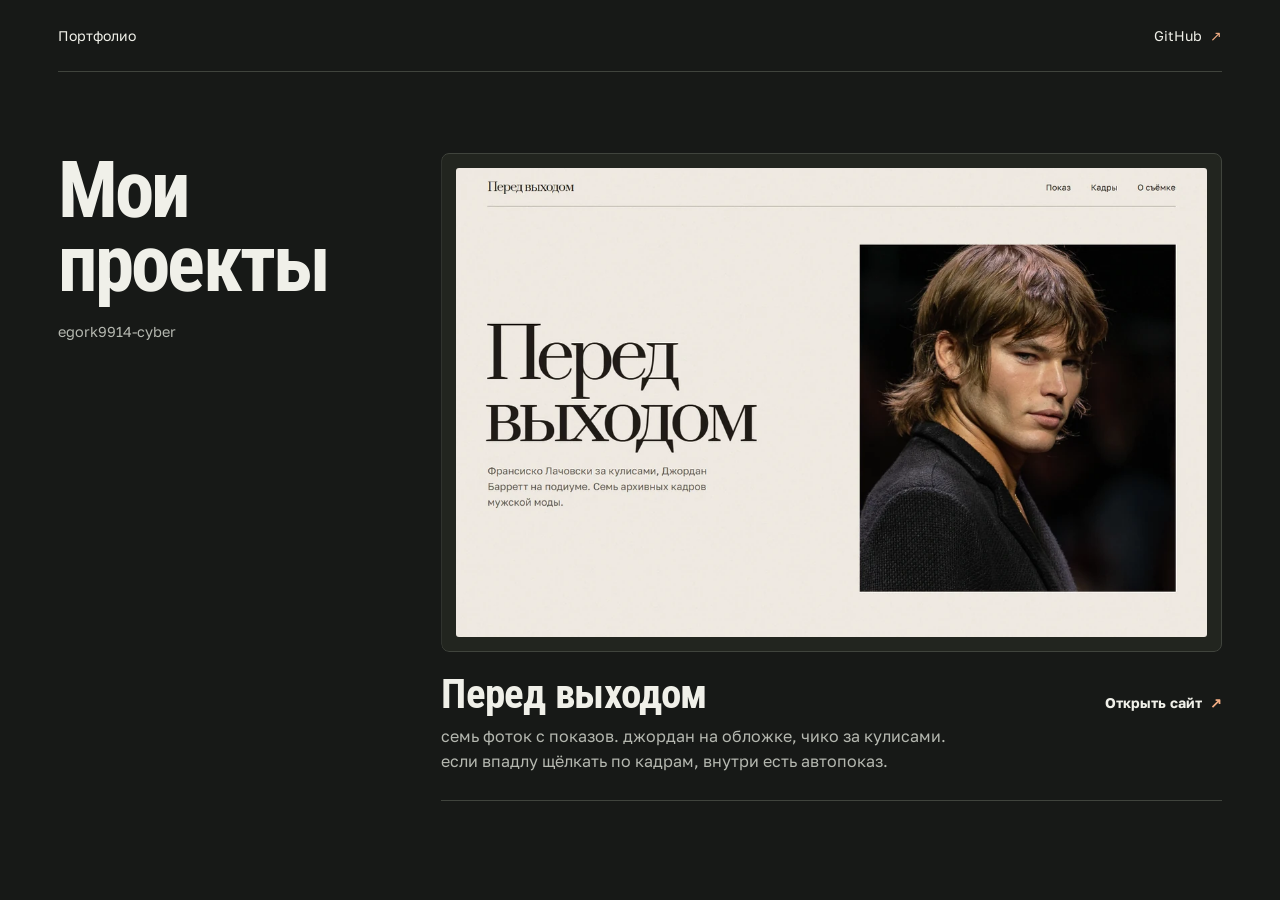
<file: docs/index.html>
<!doctype html>
<html lang="ru">
<head>
  <meta charset="utf-8">
  <meta name="viewport" content="width=device-width, initial-scale=1">
  <meta name="theme-color" content="#171917">
  <meta name="description" content="Веб-проекты egork9914-cyber.">
  <title>Портфолио — egork9914-cyber</title>
  <link rel="stylesheet" href="portfolio.css?v=2">
  <link rel="icon" href="assets/portfolio-mark.png" type="image/png">
  <link rel="license" href="pered-vyhodom/assets/photos/CREDITS.txt" title="Лицензии фотографий">
</head>
<body>
  <header class="shell masthead">
    <details class="easter-egg">
      <summary>Портфолио</summary>
      <figure>
        <a href="https://commons.wikimedia.org/wiki/File:Sam_Altman_CropEdit_James_Tamim.jpg" title="Фото Steve Jennings / Getty Images для TechCrunch · CC BY 2.0 · ч/б">
          <img src="assets/sam-altman.jpg" alt="Сэм Альтмен" width="500" height="500" loading="lazy" decoding="async">
        </a>
        <figcaption>сдавайте плашки.</figcaption>
      </figure>
    </details>
    <a class="profile" href="https://github.com/egork9914-cyber" aria-label="Профиль egork9914-cyber на GitHub">GitHub <span aria-hidden="true">↗</span></a>
  </header>
  <main class="shell portfolio" aria-labelledby="portfolio-title">
    <div class="portfolio-heading">
      <h1 id="portfolio-title"><span>Мои</span> <span>проекты</span></h1>
      <p class="owner">egork9914-cyber</p>
    </div>
    <div class="projects">
      <article>
        <a class="work" href="pered-vyhodom/" aria-labelledby="pered-vyhodom-title pered-vyhodom-action" aria-describedby="pered-vyhodom-description">
          <div class="work-preview">
            <img src="assets/pered-vyhodom-cover.webp" alt="" width="1120" height="700" fetchpriority="high">
          </div>
          <div class="work-copy">
            <h2 id="pered-vyhodom-title">Перед выходом</h2>
            <span class="work-action" id="pered-vyhodom-action">Открыть сайт <span aria-hidden="true">↗</span></span>
            <p class="work-description" id="pered-vyhodom-description">семь фоток с показов. джордан на обложке, чико за кулисами. если впадлу щёлкать по кадрам, внутри есть автопоказ.</p>
          </div>
        </a>
      </article>
    </div>
  </main>
</body>
</html>
</file>
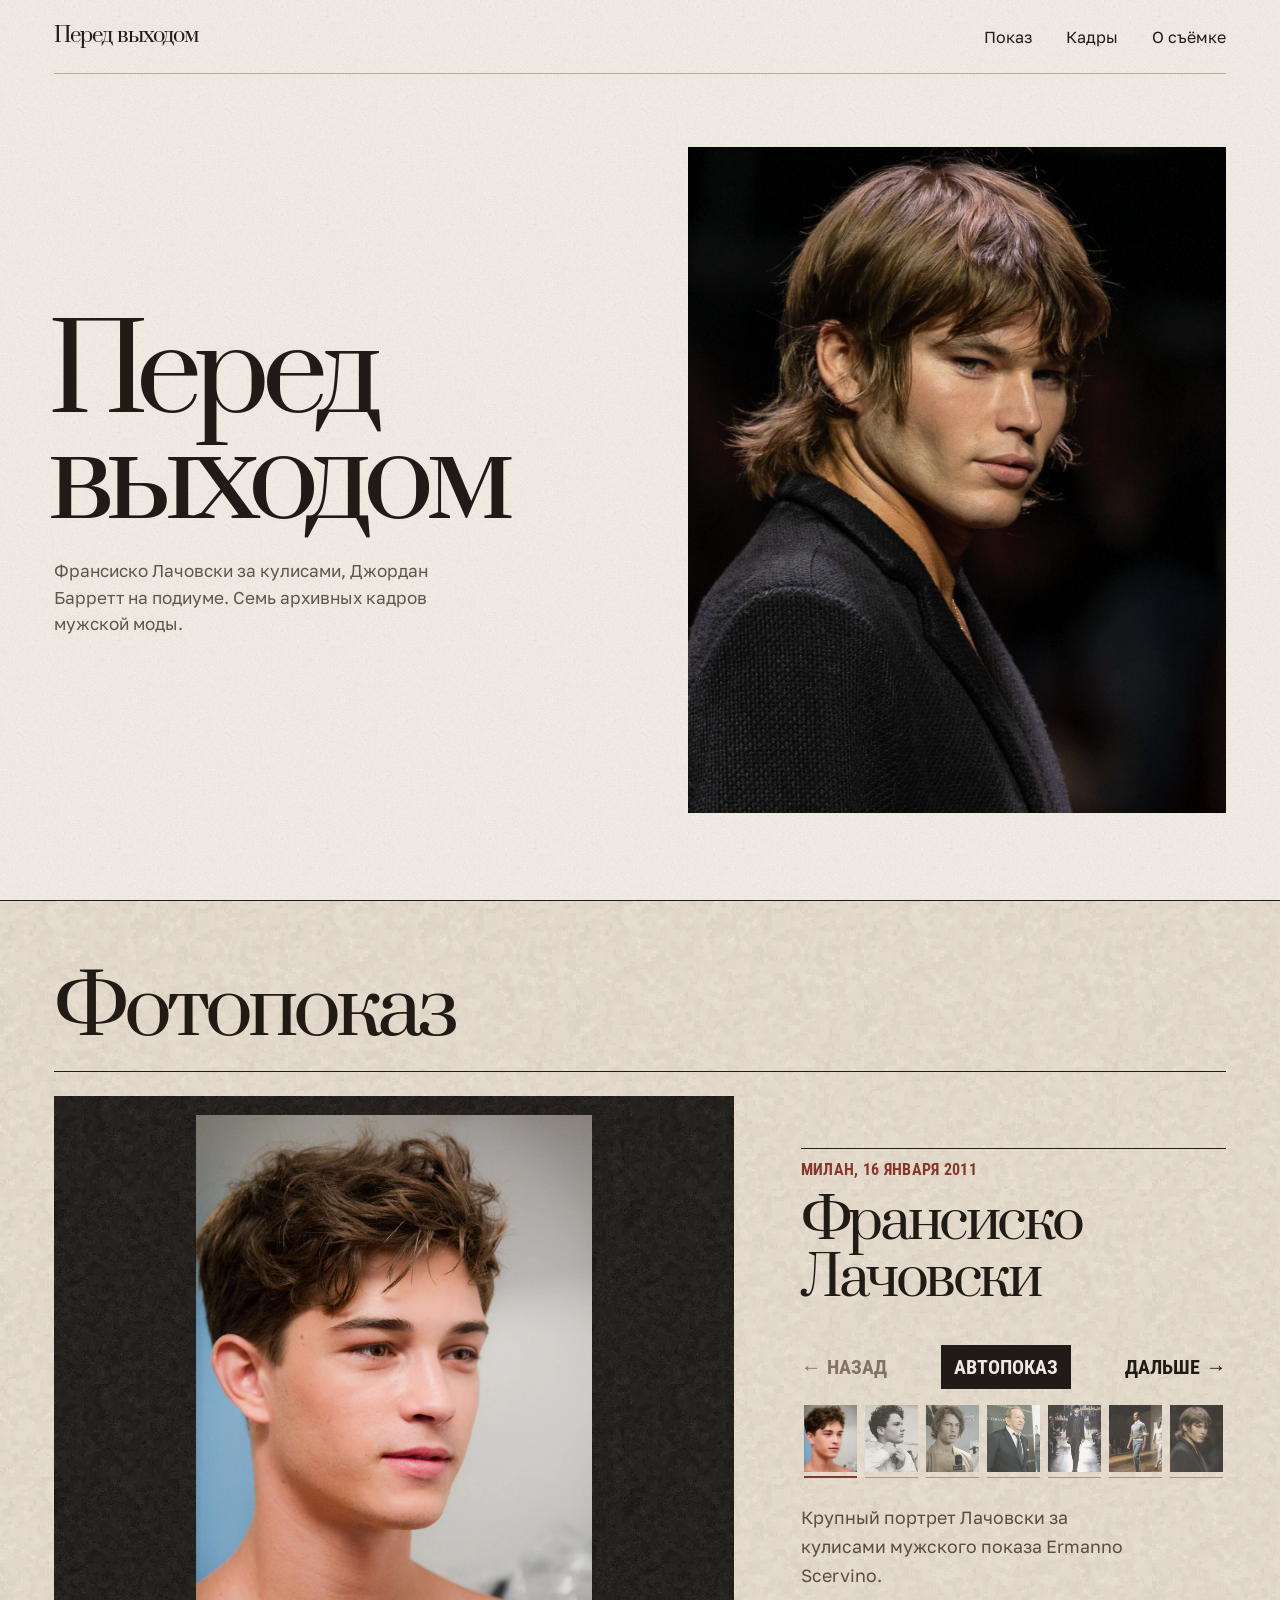
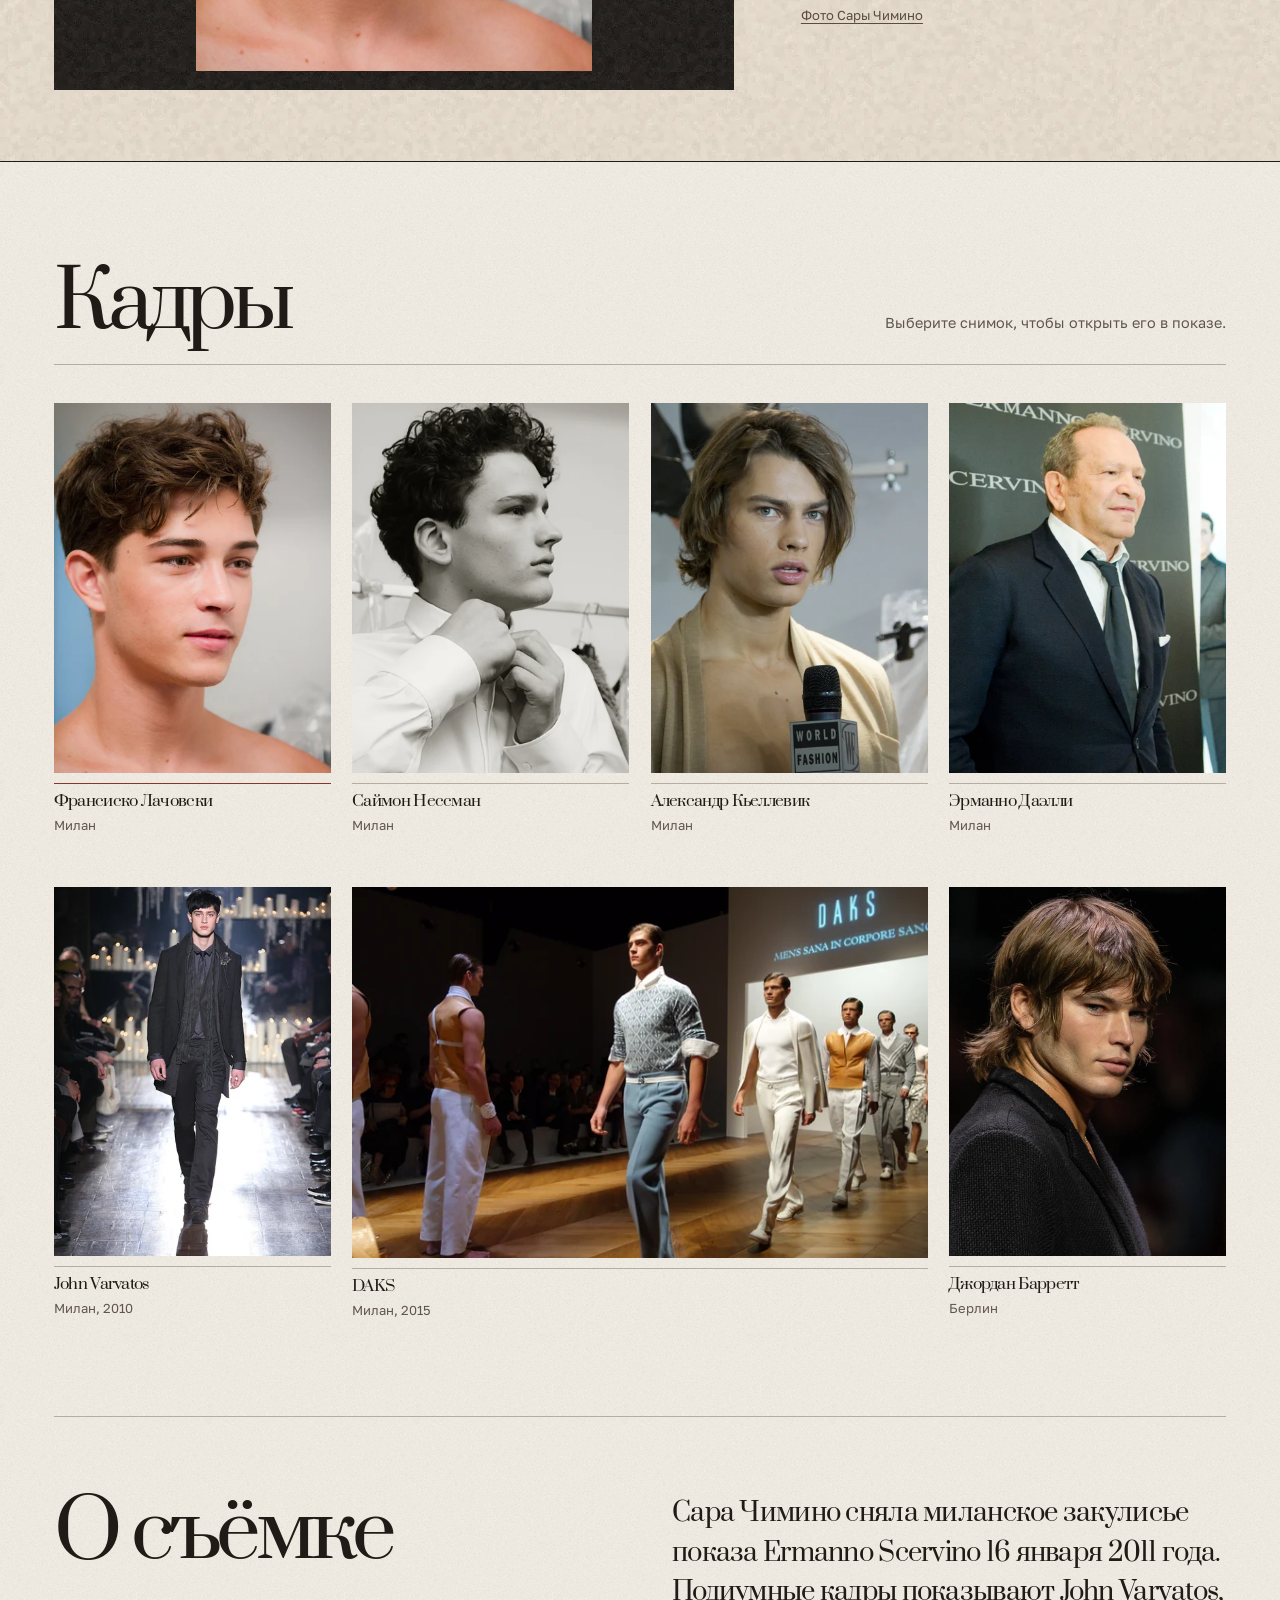
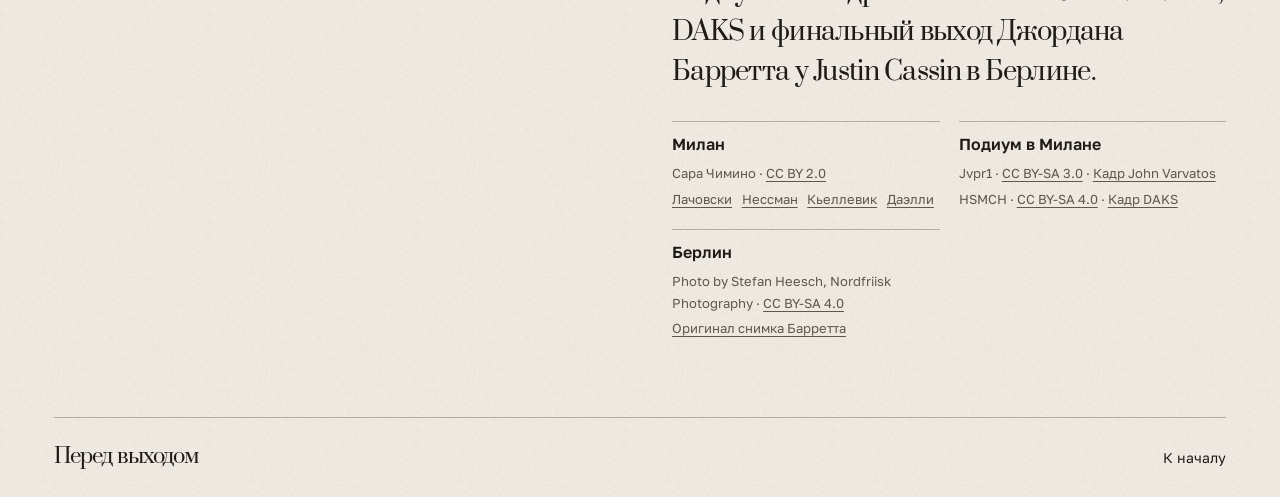
<file: docs/pered-vyhodom/index.html>
<!doctype html>
<html lang="ru">
<head>
  <meta charset="utf-8">
  <meta name="viewport" content="width=device-width, initial-scale=1">
  <meta name="theme-color" content="#eee9e0">
  <meta name="description" content="Фотопоказ из архивов мужской моды. Закулисье и подиум, Милан и Берлин, 2010–2022.">
  <meta property="og:title" content="Перед выходом">
  <meta property="og:description" content="Фотопоказ из архивов мужской моды.">
  <meta property="og:image" content="https://egork9914-cyber.github.io/portfolio/pered-vyhodom/assets/photos/jordan-barrett.webp">
  <title>Перед выходом — архивный фотопоказ</title>
  <link rel="preload" href="assets/fonts/prata-cyrillic.woff2" as="font" type="font/woff2" crossorigin>
  <link rel="icon" href="assets/mark.png" type="image/png">
  <link rel="stylesheet" href="styles.css">
  <link rel="license" href="assets/photos/CREDITS.txt" title="Лицензии фотографий">
  <script src="show.js" defer></script>
</head>
<body id="top">
  <a class="skip-link" href="#main">К содержанию</a>

  <header class="masthead shell">
    <a class="masthead-name" href="#top" aria-label="Перед выходом, к началу">Перед выходом</a>
    <nav class="masthead-nav" aria-label="Разделы">
      <a href="#show">Показ</a>
      <a href="#frames">Кадры</a>
      <a href="#about">О съёмке</a>
    </nav>
  </header>

  <main id="main">
    <section class="cover shell" aria-labelledby="cover-title">
      <div class="cover-copy">
        <h1 id="cover-title"><span>Перед</span> <span>выходом</span></h1>
        <p class="cover-summary">Франсиско Лачовски за кулисами, Джордан Барретт на подиуме. Семь архивных кадров мужской моды.</p>
      </div>

      <figure class="cover-figure">
        <picture class="cover-image">
          <source media="(max-width: 640px)" srcset="assets/photos/jordan-barrett-small.webp 488w, assets/photos/jordan-barrett.webp 1280w" sizes="calc(100vw - 36px)">
          <img src="assets/photos/jordan-barrett.webp" alt="Джордан Барретт в тёмном жакете на подиуме в Берлине" width="1280" height="1600" fetchpriority="high">
        </picture>
      </figure>
    </section>

    <section class="show" id="show" aria-labelledby="show-heading">
      <div class="shell">
        <div class="show-intro">
          <h2 id="show-heading" tabindex="-1">Фотопоказ</h2>
        </div>
        <div class="show-spread">
          <figure class="projection" id="projection" aria-label="Текущий кадр фотопоказа">
            <img src="assets/photos/francisco-lachowski.webp" alt="Крупный портрет Франсиско Лачовски за кулисами" width="1195" height="1680" id="show-image" loading="lazy" decoding="async">
            <p class="projection-fallback" id="projection-fallback" hidden>Кадр не загрузился.</p>
          </figure>

          <div class="show-info">
            <p class="show-date" id="show-date">Милан, 16 января 2011</p>
            <h3 id="show-name">Франсиско<br>Лачовски</h3>
            <div class="show-controls" id="show-controls" hidden>
              <span class="visually-hidden" id="show-counter" role="status">Кадр 1 из 7</span>
              <div class="show-actions">
                <button id="show-back" type="button" disabled><span class="action-arrow" aria-hidden="true">←</span> Назад</button>
                <button id="show-toggle" type="button" class="show-toggle"><span id="toggle-label">Автопоказ</span></button>
                <button id="show-next" type="button">Дальше <span class="action-arrow" aria-hidden="true">→</span></button>
              </div>
              <div class="film-index" id="film-index" role="group" aria-label="Кадры показа"></div>
            </div>
            <p class="show-description" id="show-description">Крупный портрет Лачовски за кулисами мужского показа Ermanno Scervino.</p>
            <a class="source-link" id="show-source" href="https://commons.wikimedia.org/wiki/File:Francisco_Lachowski_2011.jpg">Фото Сары Чимино</a>
          </div>
        </div>
      </div>
    </section>

    <section class="frames shell" id="frames" aria-labelledby="frames-heading">
      <div class="frames-intro">
        <h2 id="frames-heading">Кадры</h2>
        <p>Выберите снимок, чтобы открыть его в показе.</p>
      </div>
      <div class="contact-sheet">
        <a class="contact-frame" href="#show" data-frame="francisco-lachowski" data-city="Милан, 16 января 2011" data-description="Крупный портрет Лачовски за кулисами мужского показа Ermanno Scervino." data-credit="Фото Сары Чимино" data-source="https://commons.wikimedia.org/wiki/File:Francisco_Lachowski_2011.jpg">
          <span class="contact-image"><img src="assets/photos/francisco-lachowski-small.webp" alt="Крупный портрет Франсиско Лачовски за кулисами" width="434" height="610" loading="lazy" decoding="async"></span>
          <span class="contact-caption"><span class="contact-name">Франсиско Лачовски</span><span class="contact-location">Милан</span></span>
        </a>
        <a class="contact-frame" href="#show" data-frame="simon-nessman" data-city="Милан, 16 января 2011" data-description="Саймон Нессман поправляет воротник белой рубашки. Чёрно-белый снимок сделан за кулисами." data-credit="Фото Сары Чимино" data-source="https://commons.wikimedia.org/wiki/File:Simon_Nessman.jpg">
          <span class="contact-image"><img src="assets/photos/simon-nessman-small.webp" alt="Саймон Нессман поправляет воротник белой рубашки" width="407" height="610" loading="lazy" decoding="async"></span>
          <span class="contact-caption"><span class="contact-name">Саймон Нессман</span><span class="contact-location">Милан</span></span>
        </a>
        <a class="contact-frame" href="#show" data-frame="alexander-kjellevik" data-city="Милан, 16 января 2011" data-description="Модель с микрофоном World Fashion за кулисами показа Ermanno Scervino." data-credit="Фото Сары Чимино" data-source="https://commons.wikimedia.org/wiki/File:Alexander_Kjellevik.jpg">
          <span class="contact-image"><img src="assets/photos/alexander-kjellevik-small.webp" alt="Александр Кьеллевик с микрофоном в гримёрной" width="407" height="610" loading="lazy" decoding="async"></span>
          <span class="contact-caption"><span class="contact-name">Александр Кьеллевик</span><span class="contact-location">Милан</span></span>
        </a>
        <a class="contact-frame" href="#show" data-frame="ermanno-daelli" data-city="Милан, 16 января 2011" data-description="Дизайнер Эрманно Даэлли в тёмном костюме на фоне декораций своего показа." data-credit="Фото Сары Чимино" data-source="https://commons.wikimedia.org/wiki/File:Ermanno_Daelli_2011.jpg">
          <span class="contact-image"><img src="assets/photos/ermanno-daelli-small.webp" alt="Эрманно Даэлли в тёмном костюме" width="393" height="610" loading="lazy" decoding="async"></span>
          <span class="contact-caption"><span class="contact-name">Эрманно Даэлли</span><span class="contact-location">Милан</span></span>
        </a>
        <a class="contact-frame" href="#show" data-frame="john-varvatos-runway" data-city="Милан, 17 января 2010" data-description="Тёмное пальто и широкий шарф в мужском показе John Varvatos. Кадр в полный рост показывает силуэт и длину пальто." data-credit="Фото Jvpr1" data-source="https://commons.wikimedia.org/wiki/File:John_Varvatos_Fall_2010_04.JPG">
          <span class="contact-image"><img src="assets/photos/john-varvatos-runway-small.webp" alt="Модель в тёмном пальто и шарфе на подиуме John Varvatos" width="407" height="610" loading="lazy" decoding="async"></span>
          <span class="contact-caption"><span class="contact-name">John Varvatos</span><span class="contact-location">Милан, 2010</span></span>
        </a>
        <a class="contact-frame contact-frame-wide" href="#show" data-frame="daks-runway" data-city="Милан, июнь 2015" data-description="Модели идут по подиуму DAKS в Милане. На общем плане видны образы целиком и зрители вдоль прохода." data-credit="Фото HSMCH" data-source="https://commons.wikimedia.org/wiki/File:16SS_DAKS_FASHION_SHOW.JPG">
          <span class="contact-image"><img src="assets/photos/daks-runway-small.webp" alt="Несколько моделей в мужской одежде на подиуме DAKS" width="610" height="407" loading="lazy" decoding="async"></span>
          <span class="contact-caption"><span class="contact-name">DAKS</span><span class="contact-location">Милан, 2015</span></span>
        </a>
        <a class="contact-frame" href="#show" data-frame="jordan-barrett" data-city="Берлин, 15 марта 2022" data-description="Джордан Барретт в финальном образе показа Justin Cassin на Mercedes-Benz Fashion Week Berlin." data-credit="Photo by Stefan Heesch, Nordfriisk Photography" data-source="https://commons.wikimedia.org/wiki/File:Jordan-barrett-mbfw-march-2022-fashion-week-berlin.jpg">
          <span class="contact-image"><img src="assets/photos/jordan-barrett-small.webp" alt="Джордан Барретт в тёмном жакете на подиуме в Берлине" width="488" height="610" loading="lazy" decoding="async"></span>
          <span class="contact-caption"><span class="contact-name">Джордан Барретт</span><span class="contact-location">Берлин</span></span>
        </a>
      </div>
    </section>

    <section class="about shell" id="about" aria-labelledby="about-heading">
      <h2 id="about-heading">О съёмке</h2>
      <div class="about-content">
        <p>Сара Чимино сняла миланское закулисье показа Ermanno Scervino 16 января 2011 года. Подиумные кадры показывают John Varvatos, DAKS и финальный выход Джордана Барретта у Justin Cassin в Берлине.</p>
        <dl class="credits">
          <div>
            <dt>Милан</dt>
            <dd>Сара Чимино · <a href="https://creativecommons.org/licenses/by/2.0/">CC BY 2.0</a></dd>
            <dd class="credit-links">
              <a href="https://commons.wikimedia.org/wiki/File:Francisco_Lachowski_2011.jpg">Лачовски</a>
              <a href="https://commons.wikimedia.org/wiki/File:Simon_Nessman.jpg">Нессман</a>
              <a href="https://commons.wikimedia.org/wiki/File:Alexander_Kjellevik.jpg">Кьеллевик</a>
              <a href="https://commons.wikimedia.org/wiki/File:Ermanno_Daelli_2011.jpg">Даэлли</a>
            </dd>
          </div>
          <div>
            <dt>Подиум в Милане</dt>
            <dd>Jvpr1 · <a href="https://creativecommons.org/licenses/by-sa/3.0/">CC BY-SA 3.0</a> · <a href="https://commons.wikimedia.org/wiki/File:John_Varvatos_Fall_2010_04.JPG">Кадр John Varvatos</a></dd>
            <dd>HSMCH · <a href="https://creativecommons.org/licenses/by-sa/4.0/">CC BY-SA 4.0</a> · <a href="https://commons.wikimedia.org/wiki/File:16SS_DAKS_FASHION_SHOW.JPG">Кадр DAKS</a></dd>
          </div>
          <div>
            <dt>Берлин</dt>
            <dd>Photo by Stefan Heesch, Nordfriisk Photography · <a href="https://creativecommons.org/licenses/by-sa/4.0/">CC BY-SA 4.0</a></dd>
            <dd><a href="https://commons.wikimedia.org/wiki/File:Jordan-barrett-mbfw-march-2022-fashion-week-berlin.jpg">Оригинал снимка Барретта</a></dd>
          </div>
        </dl>
      </div>
    </section>
  </main>

  <footer class="site-footer shell">
    <span class="masthead-name">Перед выходом</span>
    <a href="#top">К началу</a>
  </footer>
</body>
</html>
</file>
<file: docs/portfolio.css>
@font-face {
  font-family: "Roboto Condensed";
  src: url("pered-vyhodom/assets/fonts/roboto-condensed-cyrillic.woff2") format("woff2");
  font-weight: 700;
  font-display: swap;
  unicode-range: U+0301,U+0400-045F,U+0490-0491,U+04B0-04B1,U+2116;
}
@font-face {
  font-family: "Golos Text";
  src: url("pered-vyhodom/assets/fonts/golos-cyrillic.woff2") format("woff2");
  font-weight: 400 700;
  font-display: swap;
  unicode-range: U+0301,U+0400-045F,U+0490-0491,U+04B0-04B1,U+2116;
}
@font-face {
  font-family: "Golos Text";
  src: url("pered-vyhodom/assets/fonts/golos-latin.woff2") format("woff2");
  font-weight: 400 700;
  font-display: swap;
  unicode-range: U+0000-00FF,U+2000-206F,U+20AC,U+2122,U+2191,U+2193,U+2212,U+2215,U+FEFF,U+FFFD;
}

:root {
  color-scheme: dark;
  --background: #171917;
  --foreground: #f0f0e9;
  --muted: #b5b8b0;
  --line: #40443d;
  --surface: #22251f;
  --accent: #f1ad84;
  --display: "Roboto Condensed", "Arial Narrow", Arial, sans-serif;
  --body: "Golos Text", Arial, sans-serif;
}
* { box-sizing: border-box; }
::selection { color: var(--background); background: var(--accent); }
body { margin: 0; color: var(--foreground); background: var(--background); font: 1rem/1.55 var(--body); }
h1, h2, p, figure { margin: 0; }
a { color: inherit; text-underline-offset: .22em; }
a:focus-visible, summary:focus-visible { outline: 2px solid var(--accent); outline-offset: 5px; }

.shell {
  width: min(calc(100% - clamp(2.25rem, 9vw, 10rem)), 82rem);
  margin-inline: auto;
}
.masthead {
  display: flex;
  align-items: center;
  justify-content: space-between;
  gap: 1rem;
  min-height: 4.5rem;
  border-bottom: 1px solid var(--line);
  font-size: .875rem;
}
.profile, .easter-egg summary {
  display: inline-flex;
  align-items: center;
  min-height: 44px;
}
.profile { gap: .5rem; text-decoration: none; }
.profile span, .work-action span { color: var(--accent); }
.profile:hover, .easter-egg summary:hover { color: var(--accent); }

.portfolio {
  display: grid;
  grid-template-columns: minmax(11rem, .86fr) minmax(0, 2.1fr);
  column-gap: clamp(2rem, 5vw, 5rem);
  padding-block: clamp(3.25rem, 6.3vw, 6.3rem) 4.5rem;
}
.portfolio-heading h1 {
  font: 700 clamp(3.25rem, 6.15vw, 5.75rem)/.94 var(--display);
  letter-spacing: -.035em;
}
.portfolio-heading h1 span { display: block; }
.owner { margin-top: 1.3rem; color: var(--muted); font-size: .9rem; }
.projects { display: grid; gap: 2.75rem; min-width: 0; }

.work { display: block; text-decoration: none; }
.work-preview {
  padding: clamp(.375rem, 1.1vw, .9rem);
  overflow: hidden;
  border: 1px solid var(--line);
  border-radius: .5rem;
  background: var(--surface);
}
.work-preview img {
  display: block;
  width: 100%;
  height: auto;
  border-radius: .1875rem;
}
.work-copy {
  display: grid;
  grid-template-columns: minmax(0, 1fr) auto;
  align-items: baseline;
  gap: .6rem 1.4rem;
  padding-block: 1.35rem 1.65rem;
  border-bottom: 1px solid var(--line);
}
.work h2 {
  font: 700 clamp(1.85rem, 3.2vw, 3.05rem)/1 var(--display);
  letter-spacing: -.022em;
}
.work-description { grid-column: 1 / -1; max-width: 52ch; color: var(--muted); }
.work-action {
  display: inline-flex;
  align-items: center;
  gap: .55rem;
  font-weight: 700;
  font-size: .875rem;
  white-space: nowrap;
}
.work:hover .work-action, .work:focus-visible .work-action { color: var(--accent); }

.easter-egg { position: relative; }
.easter-egg summary { cursor: pointer; list-style: none; -webkit-tap-highlight-color: #f1ad8424; }
.easter-egg summary::-webkit-details-marker { display: none; }
.easter-egg figure {
  position: absolute;
  z-index: 1;
  top: calc(100% + .35rem);
  left: 0;
  width: min(13.25rem, calc(100vw - 2.25rem));
  padding: .5rem;
  border: 1px solid var(--line);
  background: var(--surface);
}
.easter-egg figure a { display: block; }
.easter-egg img { display: block; width: 100%; height: auto; filter: grayscale(1); }
.easter-egg figcaption { padding: .45rem .1rem .1rem; }

@media (prefers-reduced-motion: no-preference) {
  .work-preview { animation: preview-in .55s cubic-bezier(.16, 1, .3, 1) both; }
  .work-preview img, .work-action span { transition: transform .42s cubic-bezier(.16, 1, .3, 1); }
  @keyframes preview-in {
    from { clip-path: inset(0 0 14% 0 round .5rem); }
    to { clip-path: inset(0 round .5rem); }
  }
}
@media (hover: hover) and (prefers-reduced-motion: no-preference) {
  .work:hover .work-preview img { transform: scale(1.02); }
  .work:hover .work-action span { transform: translate(.15rem, -.15rem); }
}
@media (max-width: 760px) {
  .masthead { min-height: 3.75rem; }
  .portfolio {
    grid-template-columns: minmax(0, 1fr);
    row-gap: 2rem;
    padding-block: 2.65rem 3.5rem;
  }
  .portfolio-heading h1 { font-size: clamp(2.85rem, 12vw, 5rem); }
  .portfolio-heading h1 span { display: inline; }
  .owner { margin-top: .7rem; }
  .work-copy { padding-block: 1rem 1.2rem; gap: .6rem 1rem; }
}
@media (max-width: 380px) {
  .work-copy { grid-template-columns: minmax(0, 1fr); }
  .work-description { grid-row: 2; }
  .work-action { grid-row: 3; margin-top: .15rem; }
}
</file>
<file: docs/pered-vyhodom/styles.css>
@font-face {
  font-family: "Roboto Condensed";
  src: url("assets/fonts/roboto-condensed-cyrillic.woff2") format("woff2");
  font-style: normal;
  font-weight: 700;
  font-display: swap;
  unicode-range: U+0301,U+0400-045F,U+0490-0491,U+04B0-04B1,U+2116;
}
@font-face {
  font-family: "Roboto Condensed";
  src: url("assets/fonts/roboto-condensed-latin.woff2") format("woff2");
  font-style: normal;
  font-weight: 700;
  font-display: swap;
  unicode-range: U+0000-00FF,U+2000-206F,U+20AC,U+2122,U+2191,U+2193,U+2212,U+2215,U+FEFF,U+FFFD;
}

@font-face {
  font-family: Prata;
  src: url("assets/fonts/prata-cyrillic.woff2") format("woff2");
  font-style: normal;
  font-weight: 400;
  font-display: swap;
  unicode-range: U+0301,U+0400-045F,U+0490-0491,U+04B0-04B1,U+2116;
}
@font-face {
  font-family: Prata;
  src: url("assets/fonts/prata-latin.woff2") format("woff2");
  font-style: normal;
  font-weight: 400;
  font-display: swap;
  unicode-range: U+0000-00FF,U+2000-206F,U+20AC,U+2122,U+2191,U+2193,U+2212,U+2215,U+FEFF,U+FFFD;
}
@font-face {
  font-family: "Golos Text";
  src: url("assets/fonts/golos-cyrillic.woff2") format("woff2");
  font-style: normal;
  font-weight: 400 700;
  font-display: swap;
  unicode-range: U+0301,U+0400-045F,U+0490-0491,U+04B0-04B1,U+2116;
}
@font-face {
  font-family: "Golos Text";
  src: url("assets/fonts/golos-latin.woff2") format("woff2");
  font-style: normal;
  font-weight: 400 700;
  font-display: swap;
  unicode-range: U+0000-00FF,U+2000-206F,U+20AC,U+2122,U+2191,U+2193,U+2212,U+2215,U+FEFF,U+FFFD;
}

:root {
  color-scheme: light;
  --paper: #eee9e0;
  --ink: #201b17;
  --muted: #60564e;
  --rule: #b6aca0;
  --accent: #87372a;
  --show: #e1d7c9;
  --show-well: #24211d;
  --show-ink: #211b16;
  --show-muted: #5b4c40;
  --show-rule: #a59686;
  --serif: Prata, "Times New Roman", serif;
  --sans: "Golos Text", Arial, sans-serif;
  --narrow: "Roboto Condensed", "Golos Text", Arial, sans-serif;
  --side: clamp(1.125rem, 4.2vw, 5.25rem);
  --shell: 100rem;
  --ease: cubic-bezier(.2,.75,.25,1);
}

*, *::before, *::after { box-sizing: border-box; }
html { scroll-behavior: smooth; }
body {
  margin: 0;
  color: var(--ink);
  background: var(--paper) url("assets/paper.webp") repeat;
  font-family: var(--sans);
  font-size: 1rem;
  line-height: 1.5;
}
[hidden] { display: none !important; }
a { color: inherit; text-underline-offset: .26em; text-decoration-thickness: 1px; }
a:hover { text-decoration-thickness: 2px; }
a:focus-visible, button:focus-visible, input:focus-visible { outline: 2px solid var(--accent); outline-offset: 4px; }
h1, h2, h3, p, figure { margin: 0; }
h1, h2, h3 { font-family: var(--serif); font-weight: 400; }
img { display: block; max-width: 100%; }
button, input { font: inherit; }
button { color: inherit; cursor: pointer; }
button:disabled { cursor: default; }
::selection { background: #935445; color: #fff9ed; }

.shell { width: min(calc(100% - var(--side) * 2), var(--shell)); margin-inline: auto; }
.skip-link {
  position: fixed;
  z-index: 10;
  top: .5rem;
  left: .5rem;
  padding: .65rem 1rem;
  color: var(--paper);
  background: var(--ink);
  transform: translateY(-150%);
}
.skip-link:focus { transform: translateY(0); }
.visually-hidden {
  position: absolute;
  width: 1px;
  height: 1px;
  padding: 0;
  overflow: hidden;
  clip-path: inset(50%);
  white-space: nowrap;
}
.masthead {
  min-height: 4.625rem;
  display: grid;
  grid-template-columns: 1fr auto;
  align-items: center;
  gap: 1.75rem;
  border-bottom: 1px solid var(--rule);
}
.masthead-name {
  width: fit-content;
  font: 400 clamp(1.125rem, 1.6vw, 1.5rem)/1.2 var(--serif);
  letter-spacing: -.042em;
  text-decoration: none;
}
.masthead-nav { display: flex; align-items: center; gap: clamp(1rem, 2.65vw, 2.75rem); }
.masthead-nav a, .site-footer a { display: inline-flex; align-items: center; min-height: 44px; text-decoration: none; }
.masthead-nav a:hover, .site-footer a:hover { text-decoration: underline; }

.cover {
  min-height: calc(100svh - 4.625rem);
  display: grid;
  grid-template-columns: minmax(0, 1.08fr) minmax(0, 1fr);
  gap: clamp(1.25rem, 4.15vw, 4.375rem);
  align-items: center;
  padding-block: clamp(1.5rem, 4.5vh, 3.5rem) clamp(2.5rem, 6.1vh, 4.5rem);
}
.cover-copy { display: grid; justify-items: start; align-content: center; min-width: 0; }
.cover h1 {
  margin: 0 0 1.5rem;
  font-size: clamp(4.3rem, 9.2vw, 10.5rem);
  line-height: .9;
  letter-spacing: -.068em;
  margin-left: -.047em;
}
.cover h1 span { display: block; }
.cover-summary {
  max-width: 27rem;
  color: var(--muted);
  font-size: clamp(1rem, 1.34vw, 1.2rem);
  line-height: 1.55;
}
.action-arrow {
  flex: 0 0 auto;
  font: 400 1em/.9 var(--sans);
}
.cover-figure { align-self: center; }
.cover-image {
  display: block;
  height: min(74svh, 44rem);
  min-height: 31rem;
  overflow: clip;
  background: #161413;
}
.cover-image img { width: 100%; height: 100%; object-fit: cover; object-position: 50% 36%; }

.show {
  padding-block: clamp(2.35rem, 5.5vw, 5rem) clamp(2.8rem, 5.5vw, 5.25rem);
  border-block: 1px solid var(--show-ink);
  background: var(--show) url("assets/show-paper.webp") repeat;
  color: var(--show-ink);
}
.show :focus-visible { outline-color: var(--accent); }
.show-intro, .frames-intro {
  min-width: 0;
  display: flex;
  align-items: baseline;
  justify-content: space-between;
  gap: 1.125rem;
  padding-bottom: 1.28rem;
  margin-bottom: 1.5rem;
  border-bottom: 1px solid var(--rule);
}
.show-intro { border-color: var(--show-ink); }
.show-intro h2, .frames-intro h2, .about h2 {
  font-size: clamp(3rem, 6.2vw, 6.4rem);
  line-height: 1;
  letter-spacing: -.062em;
}
.show-spread { display: grid; grid-template-columns: minmax(0, 1.6fr) minmax(0, 1fr); gap: clamp(1.5rem, 5.2vw, 5rem); }
.projection {
  position: relative;
  display: grid;
  place-items: center;
  height: min(66svh, 40rem);
  min-height: 25rem;
  overflow: clip;
  padding: clamp(.625rem, 1.5vw, 1.65rem);
  background: var(--show-well) url("assets/ink-paper.webp") repeat;
}
.projection img { width: 100%; height: 100%; min-height: 0; object-fit: contain; }
.projection-fallback { position: absolute; inset: 0; display: grid; place-items: center; padding: 1rem; color: var(--paper); }
.show-info { min-width: 0; display: flex; flex-direction: column; align-items: flex-start; justify-content: center; padding-block: 1rem; }
.show-date {
  width: 100%;
  padding-top: .67rem;
  border-top: 1px solid var(--show-ink);
  color: var(--accent);
  font: 700 1rem/1.25 var(--narrow);
  letter-spacing: .018em;
  text-transform: uppercase;
}
.show-info h3 {
  margin-block: .84rem .95rem;
  font-size: clamp(2.4rem, 4.25vw, 4.5rem);
  line-height: 1.06;
  letter-spacing: -.063em;
  text-wrap: balance;
}
.show-description { color: var(--show-muted); max-width: 30ch; font-size: clamp(1rem, 1.38vw, 1.125rem); line-height: 1.65; }
.source-link { display: inline-flex; align-items: center; min-height: 44px; max-width: 100%; margin-top: .25rem; color: var(--show-muted); font-size: .8125rem; }
.show-controls { width: 100%; margin-block: clamp(.8rem, 2.3vh, 1.45rem) 1.2rem; }
.show-actions { display: flex; align-items: center; justify-content: space-between; gap: .6rem; }
.show-actions button {
  min-height: 44px;
  display: inline-flex;
  align-items: center;
  justify-content: center;
  gap: .3em;
  padding: 0;
  border: 0;
  border-radius: 0;
  background: transparent;
  font: 700 clamp(1rem, 1.6vw, 1.33rem)/1 var(--narrow);
  text-transform: uppercase;
  transition: background-color 160ms var(--ease), color 160ms var(--ease);
}
.show-actions button:not(.show-toggle):hover:not(:disabled) { color: var(--accent); }
.show-actions button:disabled { color: #827367; }
.show-actions .show-toggle {
  padding-inline: .62em;
  color: var(--paper);
  background: var(--ink);
}
.show-actions .show-toggle:is(:hover,.is-playing) {
  color: var(--paper);
  background: var(--accent);
}
.film-index {
  display: grid;
  grid-auto-flow: column;
  grid-auto-columns: minmax(44px, 1fr);
  gap: clamp(.29rem, .62vw, .62rem);
  margin-top: .85rem;
  padding: 3px 3px 5px;
  overflow-x: auto;
  scrollbar-width: thin;
  scrollbar-color: var(--show-rule) transparent;
}
.film-frame {
  position: relative;
  min-height: 44px;
  padding: 0 0 .35rem;
  border: 0;
  border-bottom: 1px solid var(--show-rule);
  border-radius: 0;
  background: transparent;
}
.film-frame img {
  width: 100%;
  height: 100%;
  min-height: 44px;
  aspect-ratio: 4 / 5;
  object-fit: cover;
  object-position: center 32%;
  opacity: .72;
  filter: saturate(.72);
  transition: opacity 180ms var(--ease), filter 180ms var(--ease);
}
.film-frame:is(:hover,[aria-current="true"]) img { opacity: 1; filter: none; }
.film-frame[aria-current="true"]::after {
  position: absolute;
  right: 0;
  bottom: -1px;
  left: 0;
  height: 2px;
  content: "";
  background: var(--accent);
  transform-origin: left;
}
.film-index.is-playing .film-frame[aria-current="true"]::after { transform: scaleX(var(--frame-progress, 0)); }
.film-frame:focus-visible { outline-offset: 1px; }

.frames { padding-block: clamp(3.5rem, 8vw, 8rem) clamp(3.25rem, 7vw, 6.5rem); }
.frames-intro { margin-bottom: clamp(1.5rem, 3vw, 2.8rem); }
.frames-intro p { color: var(--muted); font-size: .9rem; }
.contact-sheet {
  display: grid;
  grid-template-columns: repeat(4, minmax(0, 1fr));
  gap: clamp(.75rem, 1.65vw, 1.6rem);
  align-items: start;
}
.contact-frame { display: grid; gap: .6rem; min-width: 0; align-content: start; text-decoration: none; }
.contact-image { display: block; overflow: clip; aspect-ratio: 3 / 4; background: #c4b9ad; }
.contact-image img {
  width: 100%;
  height: 100%;
  object-fit: cover;
  object-position: center 35%;
  transition: transform 450ms var(--ease);
}
.contact-frame:hover .contact-image img { transform: scale(1.03); }
.contact-caption { display: flex; flex-direction: column; min-height: 3.7rem; border-top: 1px solid var(--rule); padding-top: .5rem; }
.contact-name { font-family: var(--serif); font-size: clamp(.95rem, 1.22vw, 1.17rem); line-height: 1.23; letter-spacing: -.045em; }
.contact-frame:hover .contact-name { text-decoration: underline; }
.contact-frame[aria-current="true"] .contact-caption { border-color: var(--accent); }
.contact-location { margin-top: .32rem; color: var(--muted); font-size: .8125rem; }

.about {
  display: grid;
  grid-template-columns: 1fr 1fr;
  gap: clamp(1.5rem, 5vw, 4.5rem);
  border-top: 1px solid var(--rule);
  padding-block: clamp(2.5rem, 6vw, 5.5rem);
}
.about-content { max-width: 40rem; }
.about-content > p:first-child { font-size: clamp(1.125rem, 2vw, 1.65rem); font-family: var(--serif); letter-spacing: -.028em; line-height: 1.55; }
.credits { display: grid; grid-template-columns: 1fr 1fr; gap: 1.2rem; margin: 1.8rem 0 0; }
.credits > div { border-top: 1px solid var(--rule); padding-top: .6rem; }
.credits dt { font-weight: 600; margin-bottom: .45rem; }
.credits dd { margin: .27rem 0 0; color: var(--muted); font-size: .8125rem; line-height: 1.65; }
.credit-links { display: flex; flex-wrap: wrap; gap: .25rem .6rem; }
.site-footer {
  min-height: 5rem;
  border-top: 1px solid var(--rule);
  display: flex;
  align-items: center;
  justify-content: space-between;
  gap: 1rem;
}
.site-footer a { font-size: .875rem; }

@media (max-width: 1050px) {
  .cover { grid-template-columns: minmax(0, 1.04fr) minmax(0, 1fr); }
  .cover-image { height: min(69svh, 40rem); min-height: 26rem; }
  .cover h1 { font-size: clamp(4.25rem, 9.3vw, 7rem); }
  .show-spread { gap: 1.75rem; }
}
@media (max-width: 760px) {
  .masthead { min-height: 3.75rem; gap: .8rem; }
  .masthead-nav { gap: clamp(.75rem, 2.8vw, 1.5rem); font-size: .875rem; }
  .cover { min-height: 0; grid-template-columns: 1fr; gap: 1.5rem; padding-block: 2rem 2.65rem; }
  .cover h1 { font-size: clamp(4.35rem, 14.8vw, 7.35rem); margin-block: 0 1rem; }
  .cover-summary { max-width: 34rem; }
  .cover-image { height: auto; min-height: auto; aspect-ratio: 6 / 7; }
  .show-spread { grid-template-columns: 1fr; gap: 1.125rem; }
  .projection { height: min(45svh, 28rem); min-height: 16.25rem; }
  .show-info { padding: 0; }
  .show-info h3 { margin-block: .55rem .7rem; font-size: clamp(2.5rem, 7.1vw, 3.5rem); }
  .show-description { max-width: 39ch; }
  .show-controls { margin-block: .65rem 1.05rem; }
  .contact-sheet { grid-template-columns: repeat(3, minmax(0,1fr)); align-items: start; }
  .about { grid-template-columns: 1fr; }
}
@media (max-width: 460px) {
  .masthead-name { font-size: 1rem; letter-spacing: -.04em; }
  .masthead-nav { gap: .65rem; font-size: .8125rem; }
  .cover h1 { font-size: clamp(3.8rem, 17.2vw, 5.1rem); }
  .show-intro, .frames-intro { margin-bottom: 1.16rem; padding-bottom: .9rem; }
  .frames-intro { align-items: flex-start; flex-direction: column; gap: .65rem; }
  .contact-sheet { grid-template-columns: repeat(2, minmax(0,1fr)); row-gap: 1rem; }
  .credits { grid-template-columns: 1fr; gap: .85rem; }
}
@media (prefers-reduced-motion: reduce) {
  html { scroll-behavior: auto; }
  *, *::before, *::after { animation: none !important; transition: none !important; }
}
@keyframes cover-reveal {
  from { clip-path: inset(2.5% 0 0 0); opacity: .65; }
  to { clip-path: inset(0); opacity: 1; }
}
@media (prefers-reduced-motion: no-preference) {
  .cover-image { animation: cover-reveal 640ms var(--ease) both; }
}


.contact-frame-wide { grid-column: span 2; }
.contact-frame-wide .contact-image { aspect-ratio: 1.55; }
@media (min-width: 761px) {
  .contact-sheet { row-gap: clamp(1.8rem, 3.5vw, 3.25rem); }
}
@media (max-width: 460px) {
  .contact-frame-wide { grid-column: 1 / -1; }
}
</file>
